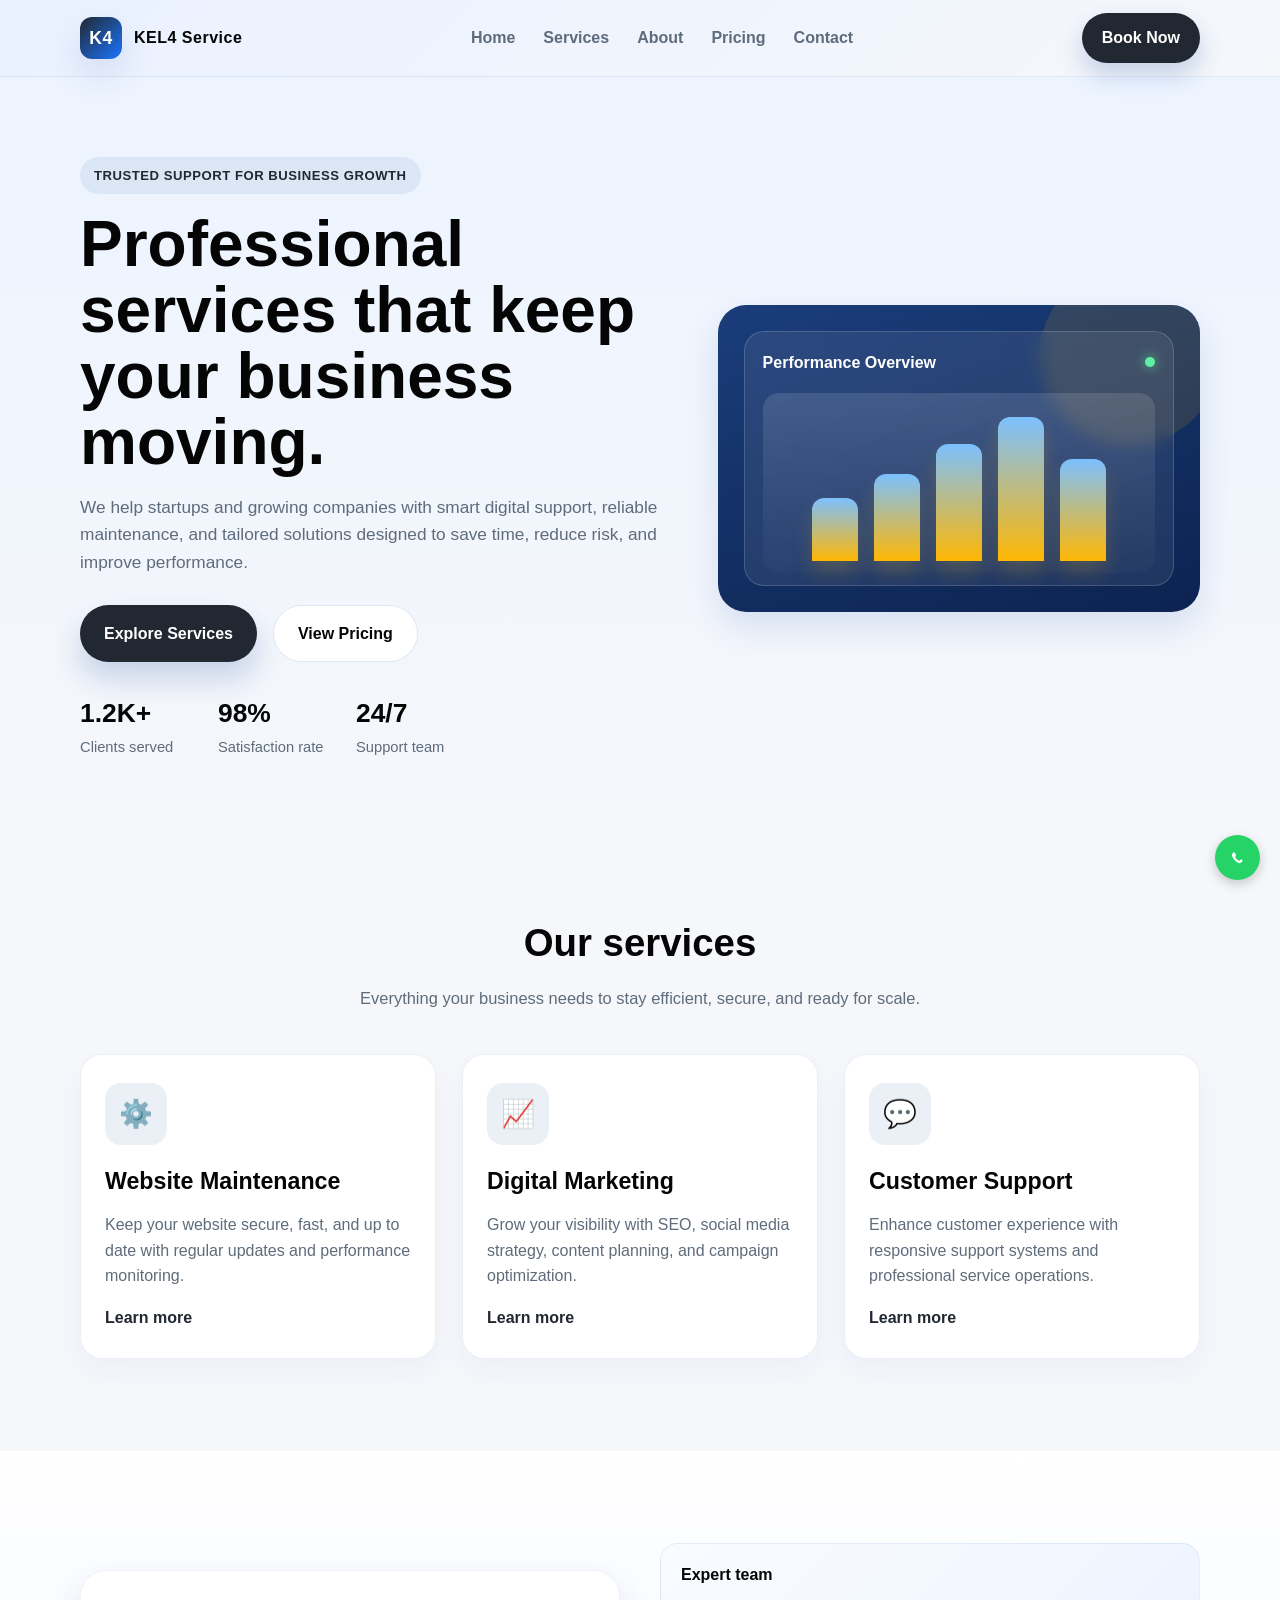
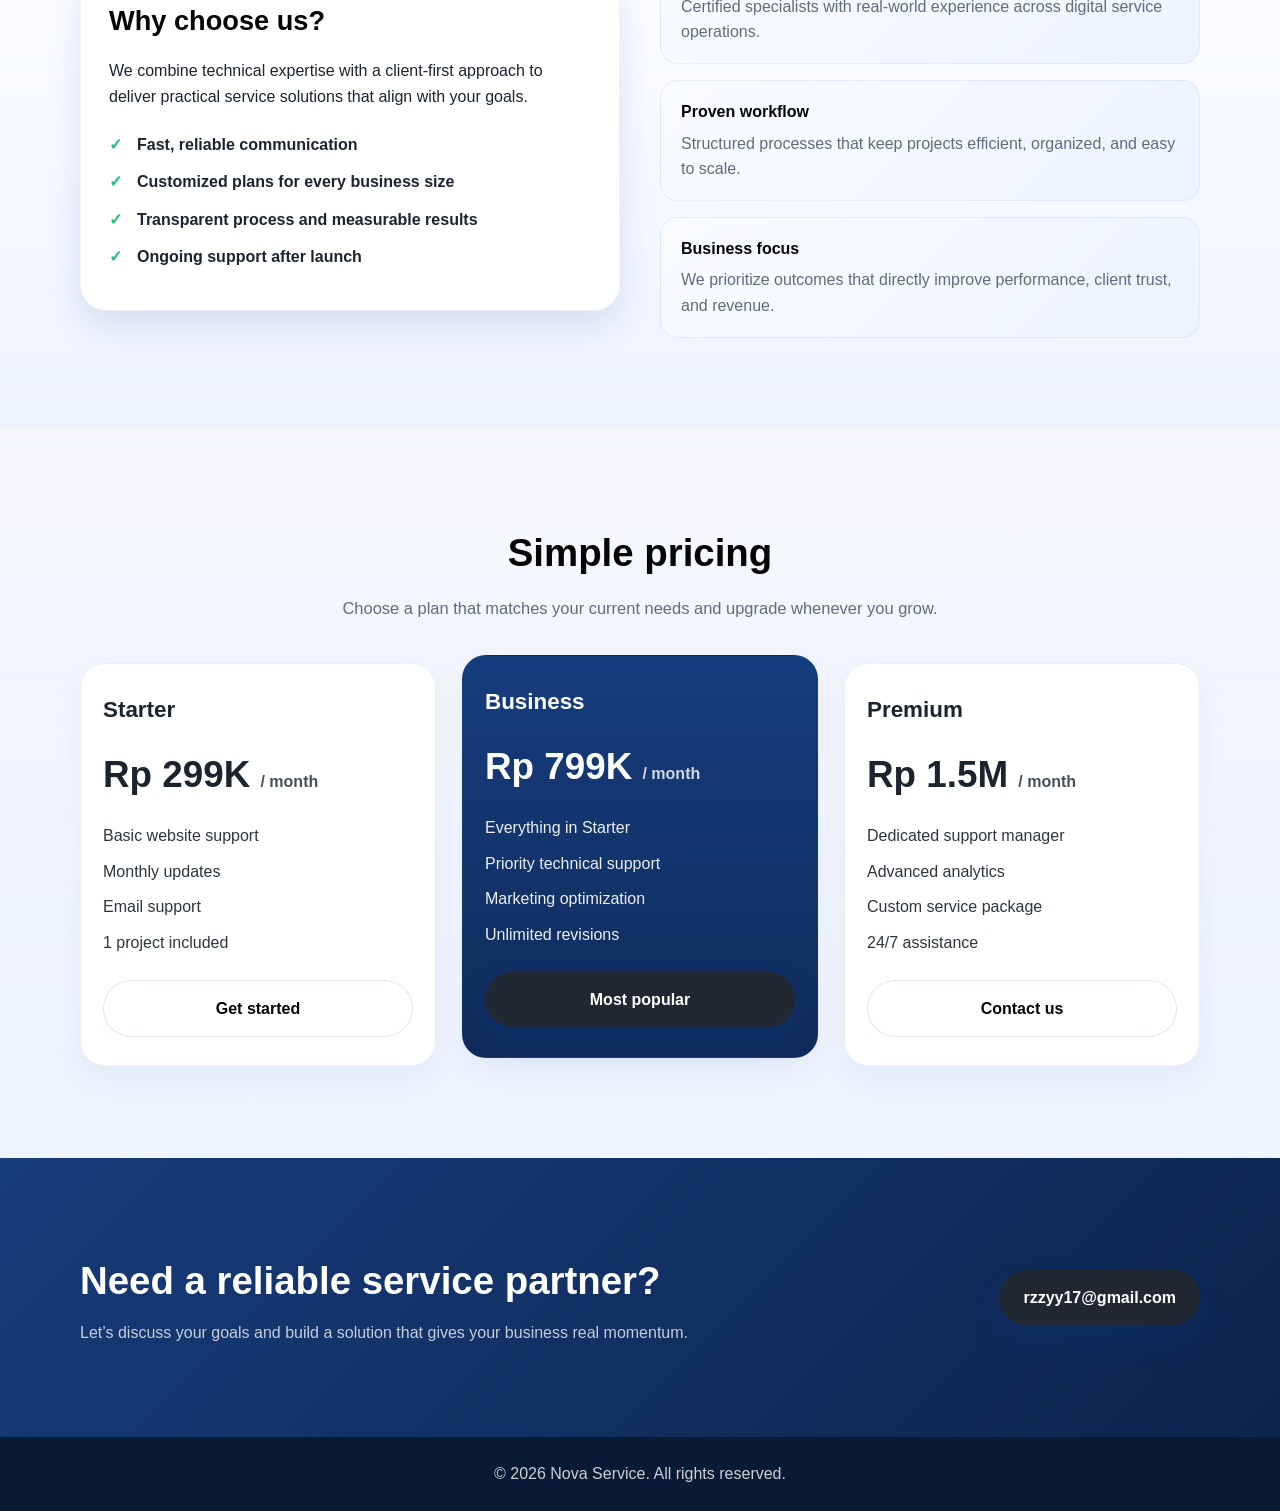
<file: index.html>
<!DOCTYPE html>
<html lang="en">
<head>
    <meta charset="UTF-8">
    <meta name="viewport" content="width=device-width, initial-scale=1.0">
    <title>K4 Service | Professional Digital Solutions</title>
    <link rel="stylesheet" href="style.css">
<link rel="stylesheet" href="https://cdnjs.cloudflare.com/ajax/libs/font-awesome/6.5.2/css/all.min.css">
</head>
<body>
    <header>
        <div class="container nav">
            <div class="brand">
                <div class="brand-mark">K4</div>
                <span>KEL4 Service</span>
            </div>
            <nav class="nav-links">
                <a href="#home">Home</a>
                <a href="#services">Services</a>
                <a href="#about">About</a>
                <a href="#pricing">Pricing</a>
                <a href="#contact">Contact</a>
            </nav>
            <a class="nav-cta" href="#contact">Book Now</a>
        </div>
    </header>

    <main>
        <section class="hero" id="home">
            <div class="container hero-grid">
                <div>
                    <div class="eyebrow">Trusted support for business growth</div>
                    <h1>Professional services that keep your business moving.</h1>
                    <p class="lead">
                        We help startups and growing companies with smart digital support, reliable maintenance,
                        and tailored solutions designed to save time, reduce risk, and improve performance.
                    </p>
                    <div class="hero-actions">
                        <a class="btn btn-primary" href="#services">Explore Services</a>
                        <a class="btn btn-secondary" href="#pricing">View Pricing</a>
                    </div>
                    <div class="mini-stats">
                        <div>
                            <strong>1.2K+</strong>
                            <span>Clients served</span>
                        </div>
                        <div>
                            <strong>98%</strong>
                            <span>Satisfaction rate</span>
                        </div>
                        <div>
                            <strong>24/7</strong>
                            <span>Support team</span>
                        </div>
                    </div>
                </div>

                <div class="hero-card">
                    <div class="service-panel">
                        <div class="panel-header">
                            <span>Performance Overview</span>
                            <span class="dot"></span>
                        </div>
                        <div class="chart-box" aria-label="Service growth chart">
                            <div class="bar"></div>
                            <div class="bar"></div>
                            <div class="bar"></div>
                            <div class="bar"></div>
                            <div class="bar"></div>
                        </div>
                    </div>
                </div>
            </div>
        </section>

        <section id="services">
            <div class="container">
                <div class="section-heading">
                    <h2>Our services</h2>
                    <p>Everything your business needs to stay efficient, secure, and ready for scale.</p>
                </div>

                <div class="services-grid">
                    <article class="service-card">
                        <div class="icon-wrap">⚙️</div>
                        <h3>Website Maintenance</h3>
                        <p>Keep your website secure, fast, and up to date with regular updates and performance monitoring.</p>
                        <a href="#contact">Learn more</a>
                    </article>

                    <article class="service-card">
                        <div class="icon-wrap">📈</div>
                        <h3>Digital Marketing</h3>
                        <p>Grow your visibility with SEO, social media strategy, content planning, and campaign optimization.</p>
                        <a href="#contact">Learn more</a>
                    </article>

                    <article class="service-card">
                        <div class="icon-wrap">💬</div>
                        <h3>Customer Support</h3>
                        <p>Enhance customer experience with responsive support systems and professional service operations.</p>
                        <a href="#contact">Learn more</a>
                    </article>
                </div>
            </div>
        </section>

        <section class="about" id="about">
            <div class="container about-grid">
                <div class="about-box">
                    <h3>Why choose us?</h3>
                    <p>We combine technical expertise with a client-first approach to deliver practical service solutions that align with your goals.</p>
                    <ul class="check-list">
                        <li>Fast, reliable communication</li>
                        <li>Customized plans for every business size</li>
                        <li>Transparent process and measurable results</li>
                        <li>Ongoing support after launch</li>
                    </ul>
                </div>

                <div class="feature-panel">
                    <div class="feature-item">
                        <h4>Expert team</h4>
                        <p>Certified specialists with real-world experience across digital service operations.</p>
                    </div>
                    <div class="feature-item">
                        <h4>Proven workflow</h4>
                        <p>Structured processes that keep projects efficient, organized, and easy to scale.</p>
                    </div>
                    <div class="feature-item">
                        <h4>Business focus</h4>
                        <p>We prioritize outcomes that directly improve performance, client trust, and revenue.</p>
                    </div>
                </div>
            </div>
        </section>

        <section class="pricing" id="pricing">
            <div class="container">
                <div class="section-heading">
                    <h2>Simple pricing</h2>
                    <p>Choose a plan that matches your current needs and upgrade whenever you grow.</p>
                </div>

                <div class="pricing-grid">
                    <div class="price-card">
                        <h3>Starter</h3>
                        <div class="price">Rp 299K <span>/ month</span></div>
                        <ul>
                            <li>Basic website support</li>
                            <li>Monthly updates</li>
                            <li>Email support</li>
                            <li>1 project included</li>
                        </ul>
                        <a class="btn btn-secondary" href="#contact">Get started</a>
                    </div>

                    <div class="price-card popular">
                        <h3>Business</h3>
                        <div class="price">Rp 799K <span>/ month</span></div>
                        <ul>
                            <li>Everything in Starter</li>
                            <li>Priority technical support</li>
                            <li>Marketing optimization</li>
                            <li>Unlimited revisions</li>
                        </ul>
                        <a class="btn btn-primary" href="#contact">Most popular</a>
                    </div>

                    <div class="price-card">
                        <h3>Premium</h3>
                        <div class="price">Rp 1.5M <span>/ month</span></div>
                        <ul>
                            <li>Dedicated support manager</li>
                            <li>Advanced analytics</li>
                            <li>Custom service package</li>
                            <li>24/7 assistance</li>
                        </ul>
                        <a class="btn btn-secondary" href="#contact">Contact us</a>
                    </div>
                </div>
            </div>
        </section>

        <section class="contact" id="contact">
            <div class="container contact-wrap">
                <div>
                    <h2>Need a reliable service partner?</h2>
                    <p>Let’s discuss your goals and build a solution that gives your business real momentum.</p>
                </div>
                <a class="btn btn-primary" href="mailto:rzzyy17@gmail.com">rzzyy17@gmail.com</a>
            </div>
        </section>
    </main>

    <footer>
        <div class="container">© 2026 Nova Service. All rights reserved.</div>
    </footer>
  <a id="wa-float"
   href="https://wa.me/6283878872602?text=Hello%20K4%20Service%2C%20I%20would%20like%20to%20ask%20about%20your%20services."
   target="_blank"
   rel="noopener"
   aria-label="WhatsApp">
    <svg viewBox="0 0 24 24">
        <path d="M17.472 14.382c-.297-.149-1.758-.867-2.03-.967-.273-.099-.471-.148-.67.15-.197.297-.767.966-.94 1.164-.173.199-.347.223-.644.075-.297-.15-1.255-.463-2.39-1.475-.883-.788-1.48-1.761-1.653-2.059-.173-.297-.018-.458.13-.606.134-.133.298-.347.446-.52.149-.198.198-.298.298-.497.099-.198.05-.371-.025-.52-.075-.149-.669-1.612-.916-2.207-.242-.579-.487-.5-.669-.51-.173-.008-.371-.01-.57-.01-.198 0-.52.074-.792.372-.272.297-1.04 1.016-1.04 2.479 0 1.462 1.065 2.875 1.213 3.074.149.198 2.095 3.2 5.077 4.487.709.306 1.262.489 1.871.118.571-.085 1.758-.719 2.006-1.413.248-.694.248-1.289.173-1.413-.074-.124-.272-.198-.57-.347z"/>
    </svg>
</a>
    
     <script>
        const navLinks = document.querySelectorAll('.nav-links a');

        navLinks.forEach((link) => {
            link.addEventListener('click', () => {
                const target = document.querySelector(link.getAttribute('href'));

                link.classList.remove('nav-clicked');
                void link.offsetWidth;
                link.classList.add('nav-clicked');

                if (target) {
                    target.classList.remove('section-focus');
                    void target.offsetWidth;
                    target.classList.add('section-focus');
                }
            });
        });
    </script>
</body>
</html>
</file>
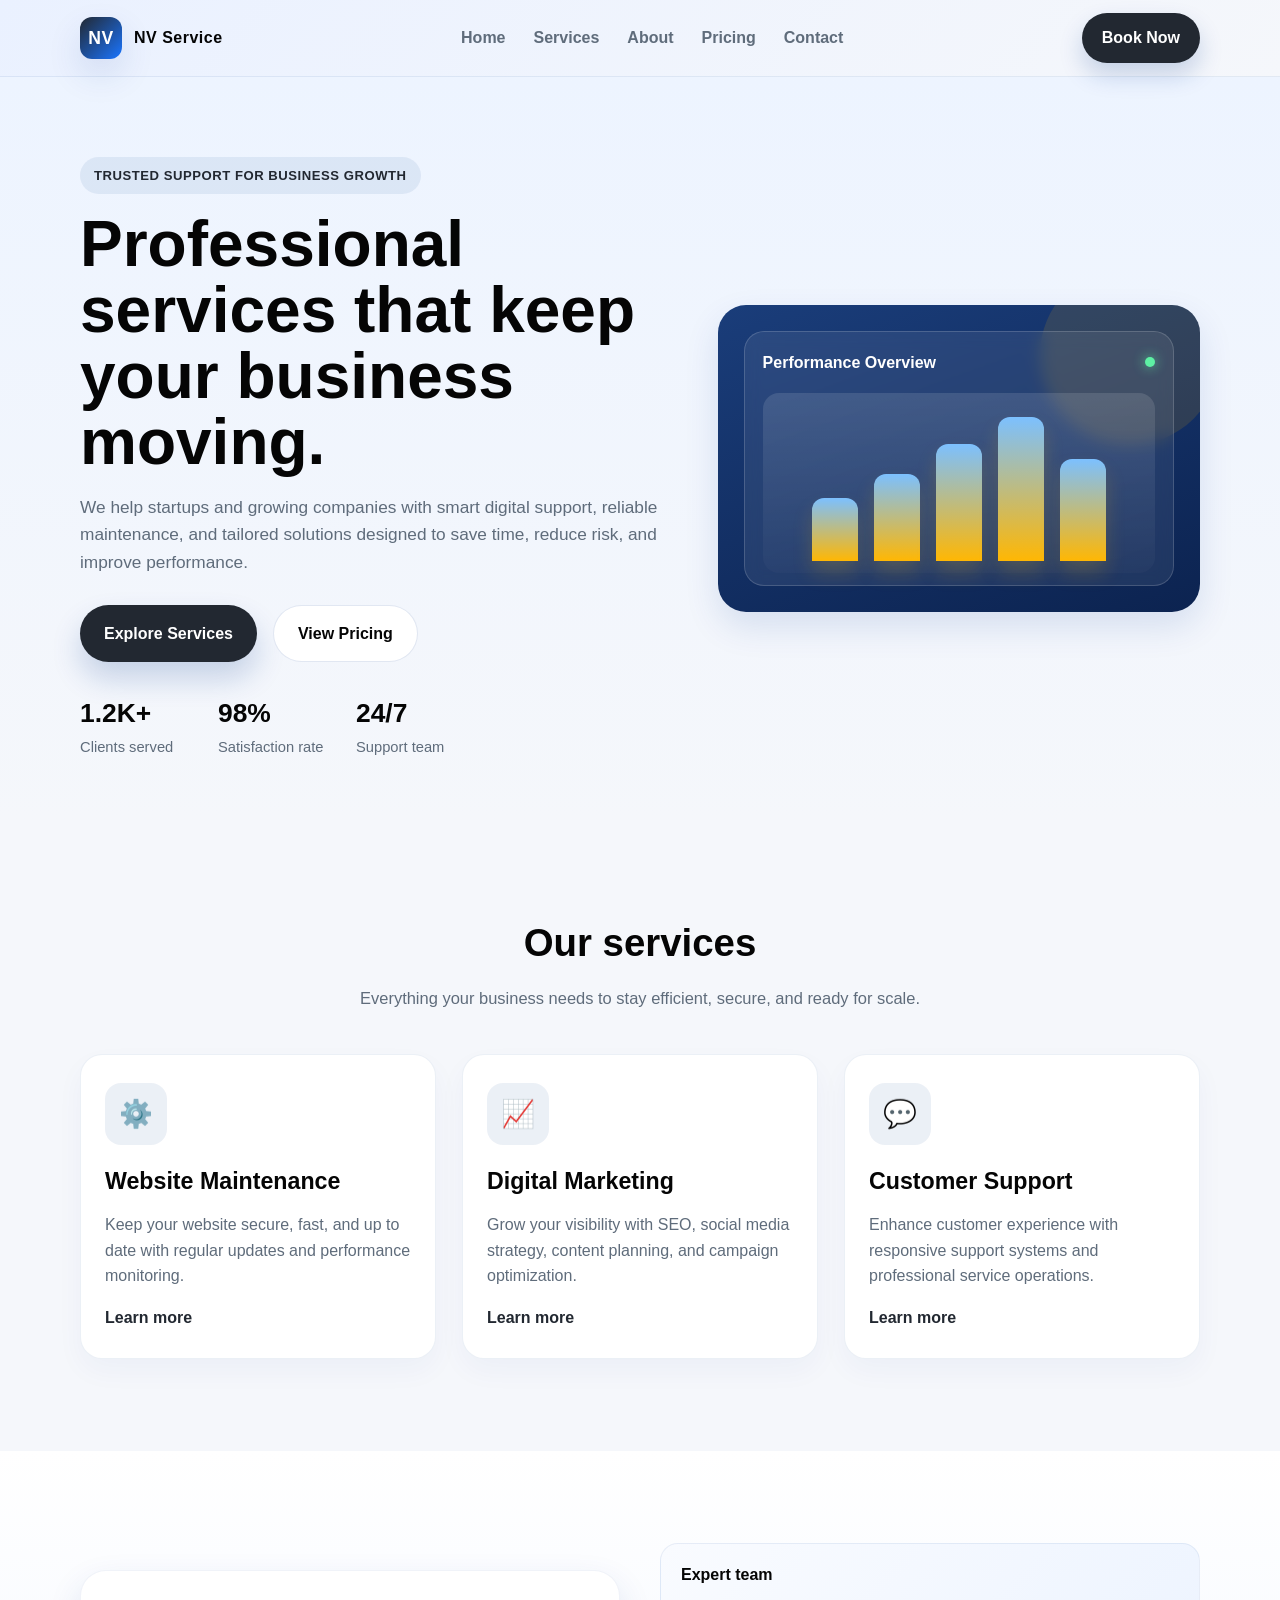
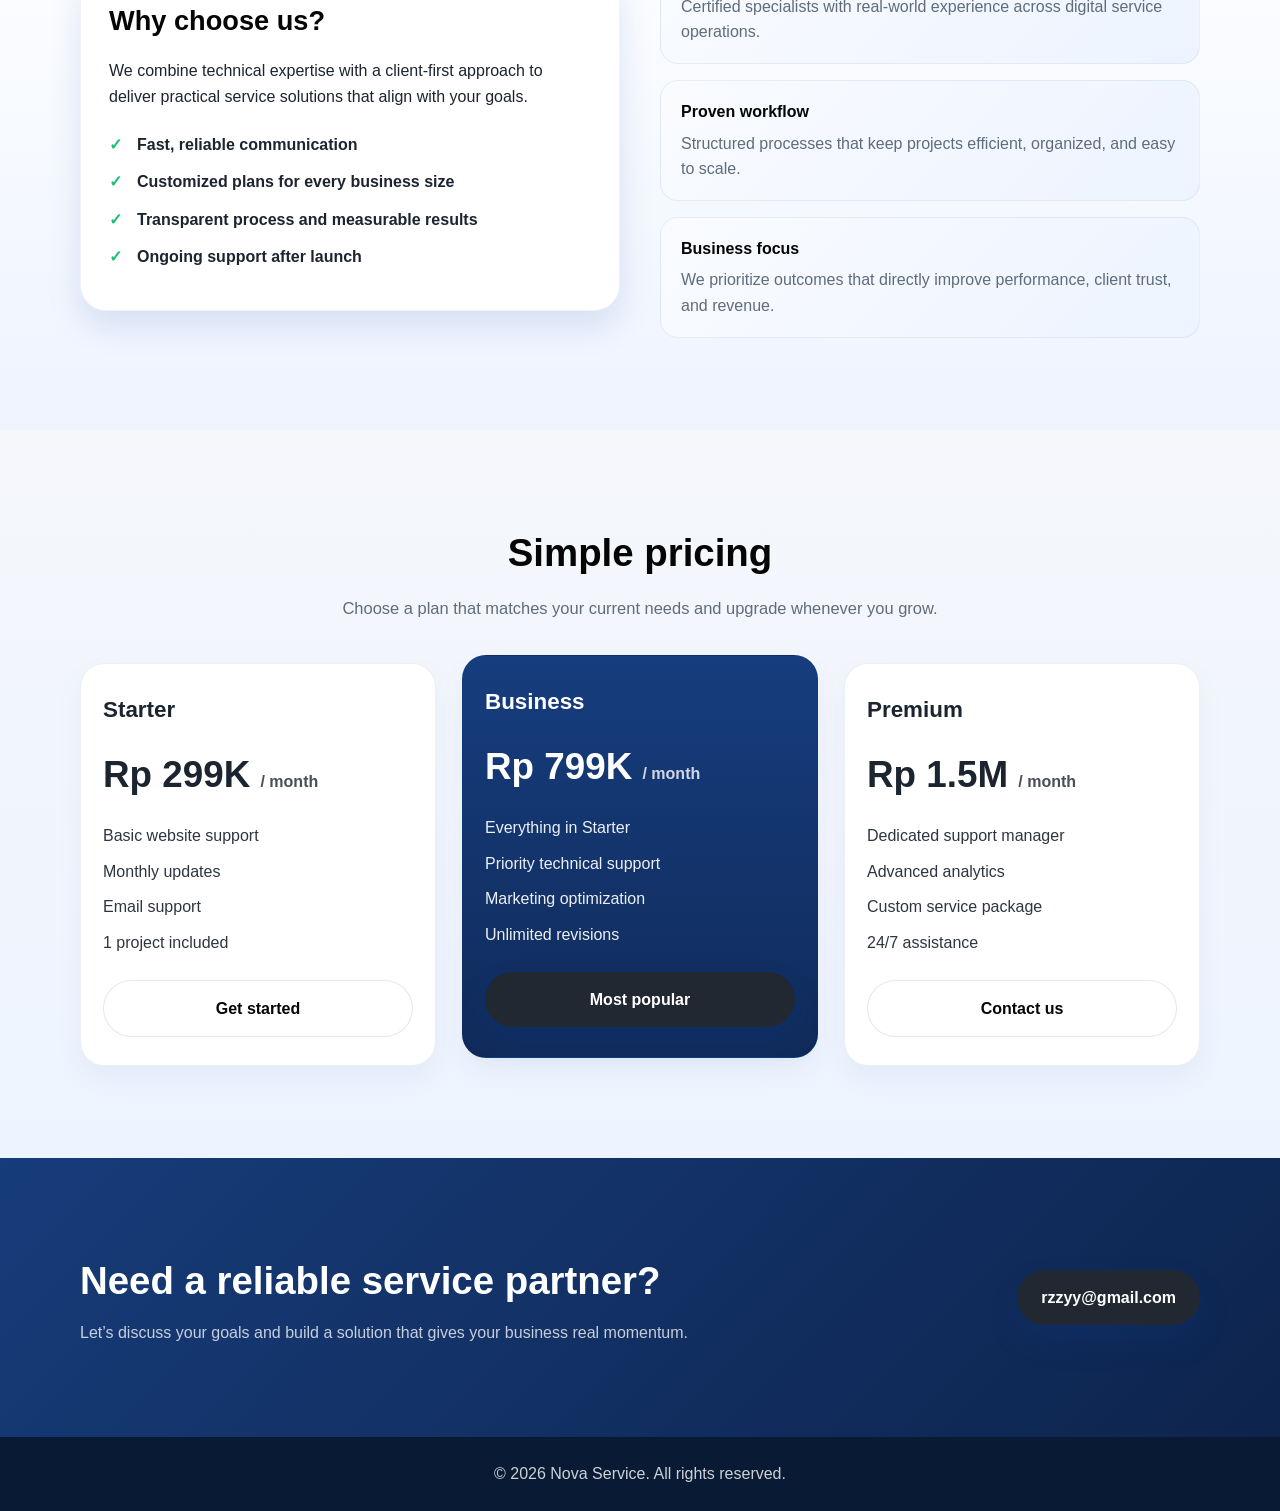
<file: web.html>
<!DOCTYPE html>
<html lang="en">
<head>
    <meta charset="UTF-8">
    <meta name="viewport" content="width=device-width, initial-scale=1.0">
    <title>NV Service | Professional Digital Solutions</title>
    <link rel="stylesheet" href="style.css">
</head>
<body>
    <header>
        <div class="container nav">
            <div class="brand">
                <div class="brand-mark">NV</div>
                <span>NV Service</span>
            </div>
            <nav class="nav-links">
                <a href="#home">Home</a>
                <a href="#services">Services</a>
                <a href="#about">About</a>
                <a href="#pricing">Pricing</a>
                <a href="#contact">Contact</a>
            </nav>
            <a class="nav-cta" href="#contact">Book Now</a>
        </div>
    </header>

    <main>
        <section class="hero" id="home">
            <div class="container hero-grid">
                <div>
                    <div class="eyebrow">Trusted support for business growth</div>
                    <h1>Professional services that keep your business moving.</h1>
                    <p class="lead">
                        We help startups and growing companies with smart digital support, reliable maintenance,
                        and tailored solutions designed to save time, reduce risk, and improve performance.
                    </p>
                    <div class="hero-actions">
                        <a class="btn btn-primary" href="#services">Explore Services</a>
                        <a class="btn btn-secondary" href="#pricing">View Pricing</a>
                    </div>
                    <div class="mini-stats">
                        <div>
                            <strong>1.2K+</strong>
                            <span>Clients served</span>
                        </div>
                        <div>
                            <strong>98%</strong>
                            <span>Satisfaction rate</span>
                        </div>
                        <div>
                            <strong>24/7</strong>
                            <span>Support team</span>
                        </div>
                    </div>
                </div>

                <div class="hero-card">
                    <div class="service-panel">
                        <div class="panel-header">
                            <span>Performance Overview</span>
                            <span class="dot"></span>
                        </div>
                        <div class="chart-box" aria-label="Service growth chart">
                            <div class="bar"></div>
                            <div class="bar"></div>
                            <div class="bar"></div>
                            <div class="bar"></div>
                            <div class="bar"></div>
                        </div>
                    </div>
                </div>
            </div>
        </section>

        <section id="services">
            <div class="container">
                <div class="section-heading">
                    <h2>Our services</h2>
                    <p>Everything your business needs to stay efficient, secure, and ready for scale.</p>
                </div>

                <div class="services-grid">
                    <article class="service-card">
                        <div class="icon-wrap">⚙️</div>
                        <h3>Website Maintenance</h3>
                        <p>Keep your website secure, fast, and up to date with regular updates and performance monitoring.</p>
                        <a href="#contact">Learn more</a>
                    </article>

                    <article class="service-card">
                        <div class="icon-wrap">📈</div>
                        <h3>Digital Marketing</h3>
                        <p>Grow your visibility with SEO, social media strategy, content planning, and campaign optimization.</p>
                        <a href="#contact">Learn more</a>
                    </article>

                    <article class="service-card">
                        <div class="icon-wrap">💬</div>
                        <h3>Customer Support</h3>
                        <p>Enhance customer experience with responsive support systems and professional service operations.</p>
                        <a href="#contact">Learn more</a>
                    </article>
                </div>
            </div>
        </section>

        <section class="about" id="about">
            <div class="container about-grid">
                <div class="about-box">
                    <h3>Why choose us?</h3>
                    <p>We combine technical expertise with a client-first approach to deliver practical service solutions that align with your goals.</p>
                    <ul class="check-list">
                        <li>Fast, reliable communication</li>
                        <li>Customized plans for every business size</li>
                        <li>Transparent process and measurable results</li>
                        <li>Ongoing support after launch</li>
                    </ul>
                </div>

                <div class="feature-panel">
                    <div class="feature-item">
                        <h4>Expert team</h4>
                        <p>Certified specialists with real-world experience across digital service operations.</p>
                    </div>
                    <div class="feature-item">
                        <h4>Proven workflow</h4>
                        <p>Structured processes that keep projects efficient, organized, and easy to scale.</p>
                    </div>
                    <div class="feature-item">
                        <h4>Business focus</h4>
                        <p>We prioritize outcomes that directly improve performance, client trust, and revenue.</p>
                    </div>
                </div>
            </div>
        </section>

        <section class="pricing" id="pricing">
            <div class="container">
                <div class="section-heading">
                    <h2>Simple pricing</h2>
                    <p>Choose a plan that matches your current needs and upgrade whenever you grow.</p>
                </div>

                <div class="pricing-grid">
                    <div class="price-card">
                        <h3>Starter</h3>
                        <div class="price">Rp 299K <span>/ month</span></div>
                        <ul>
                            <li>Basic website support</li>
                            <li>Monthly updates</li>
                            <li>Email support</li>
                            <li>1 project included</li>
                        </ul>
                        <a class="btn btn-secondary" href="#contact">Get started</a>
                    </div>

                    <div class="price-card popular">
                        <h3>Business</h3>
                        <div class="price">Rp 799K <span>/ month</span></div>
                        <ul>
                            <li>Everything in Starter</li>
                            <li>Priority technical support</li>
                            <li>Marketing optimization</li>
                            <li>Unlimited revisions</li>
                        </ul>
                        <a class="btn btn-primary" href="#contact">Most popular</a>
                    </div>

                    <div class="price-card">
                        <h3>Premium</h3>
                        <div class="price">Rp 1.5M <span>/ month</span></div>
                        <ul>
                            <li>Dedicated support manager</li>
                            <li>Advanced analytics</li>
                            <li>Custom service package</li>
                            <li>24/7 assistance</li>
                        </ul>
                        <a class="btn btn-secondary" href="#contact">Contact us</a>
                    </div>
                </div>
            </div>
        </section>

        <section class="contact" id="contact">
            <div class="container contact-wrap">
                <div>
                    <h2>Need a reliable service partner?</h2>
                    <p>Let’s discuss your goals and build a solution that gives your business real momentum.</p>
                </div>
                <a class="btn btn-primary" href="mailto:rzzyy@gmail.com">rzzyy@gmail.com</a>
            </div>
        </section>
    </main>

    <footer>
        <div class="container">© 2026 Nova Service. All rights reserved.</div>
    </footer>
</body>
</html>
</file>
<file: style.css>
:root {
    --primary: #222831;
    --primary-dark: #050505;
    --accent: #ffb703;
    --bg: #f5f7fb;
    --card: #ffffff;
    --text: #1c2430;
    --muted: #5f6c7b;
    --shadow: 0 15px 35px rgba(11, 61, 145, 0.12);
}

* {
    box-sizing: border-box;
}

html {
    scroll-behavior: smooth;
}

body {
    margin: 0;
    font-family: Arial, Helvetica, sans-serif;
    background: var(--bg);
    color: var(--text);
    line-height: 1.6;
}

a {
    text-decoration: none;
}

img {
    max-width: 100%;
    display: block;
}

.container {
    width: min(1120px, calc(100% - 32px));
    margin: 0 auto;
}

header {
    background: linear-gradient(135deg, #eaf1ff 0%, #f5f7fb 100%);
    border-bottom: 1px solid rgba(11, 61, 145, 0.08);
    position: sticky;
    top: 0;
    z-index: 50;
}

.nav {
    display: flex;
    justify-content: space-between;
    align-items: center;
    min-height: 76px;
}

.brand {
    display: flex;
    align-items: center;
    gap: 12px;
    font-weight: 800;
    color: var(--primary-dark);
    letter-spacing: 0.5px;
}

.brand-mark {
    width: 42px;
    height: 42px;
    border-radius: 12px;
    background: linear-gradient(135deg, var(--primary), #1a75ff);
    color: white;
    display: grid;
    place-items: center;
    font-size: 1.1rem;
    box-shadow: var(--shadow);
}

.nav-links {
    display: flex;
    align-items: center;
    gap: 28px;
    font-weight: 600;
    color: var(--muted);
}

.nav-links a {
    color: var(--muted);
}

.nav-links a:hover {
    color: var(--primary);
}

.nav-links a.nav-clicked {
    animation: nav-click 0.55s ease;
}

@keyframes nav-click {
    0% {
        transform: translateY(0) scale(1);
    }
    45% {
        color: var(--accent);
        transform: translateY(-4px) scale(1.08);
    }
    100% {
        transform: translateY(0) scale(1);
    }
}

.section-focus {
    animation: section-focus 0.8s ease;
}

@keyframes section-focus {
    0% {
        box-shadow: inset 0 8px 0 rgba(255, 183, 3, 0);
    }
    35% {
        box-shadow: inset 0 8px 0 rgba(255, 183, 3, 0.5);
    }
    100% {
        box-shadow: inset 0 8px 0 rgba(255, 183, 3, 0);
    }
}

.nav-cta {
    background: var(--primary);
    color: white;
    padding: 12px 20px;
    border-radius: 999px;
    font-weight: 700;
    box-shadow: 0 12px 25px rgba(11, 61, 145, 0.2);
}

.hero {
    padding: 80px 0 60px;
    background: linear-gradient(180deg, #edf4ff 0%, #f5f7fb 100%);
}

.hero-grid {
    display: grid;
    grid-template-columns: 1.1fr 0.9fr;
    align-items: center;
    gap: 48px;
}

.eyebrow {
    display: inline-flex;
    align-items: center;
    gap: 8px;
    background: rgba(11, 61, 145, 0.08);
    color: var(--primary);
    padding: 8px 14px;
    border-radius: 999px;
    font-size: 0.82rem;
    font-weight: 700;
    letter-spacing: 0.04em;
    text-transform: uppercase;
}

h1 {
    font-size: clamp(2.6rem, 5vw, 4.5rem);
    line-height: 1.03;
    margin: 18px 0 18px;
    color: var(--primary-dark);
}

.lead {
    font-size: 1.08rem;
    color: var(--muted);
    max-width: 620px;
    margin-bottom: 28px;
}

.hero-actions {
    display: flex;
    flex-wrap: wrap;
    gap: 16px;
    margin-bottom: 30px;
}

.btn {
    display: inline-flex;
    align-items: center;
    justify-content: center;
    padding: 15px 24px;
    border-radius: 999px;
    font-weight: 700;
    transition: transform 0.2s ease, box-shadow 0.2s ease;
}

.btn:hover {
    transform: translateY(-2px);
}

.btn-primary {
    background: var(--primary);
    color: white;
    box-shadow: 0 16px 30px rgba(11, 61, 145, 0.2);
}

.btn-secondary {
    background: white;
    color: var(--primary-dark);
    border: 1px solid rgba(11, 61, 145, 0.12);
}

.mini-stats {
    display: flex;
    flex-wrap: wrap;
    gap: 28px;
}

.mini-stats div {
    min-width: 110px;
}

.mini-stats strong {
    display: block;
    font-size: 1.65rem;
    color: var(--primary-dark);
}

.mini-stats span {
    color: var(--muted);
    font-size: 0.92rem;
}

.hero-card {
    background: linear-gradient(160deg, #1a3d7a, #0c2350);
    padding: 26px;
    border-radius: 28px;
    color: white;
    box-shadow: var(--shadow);
    position: relative;
    overflow: hidden;
}

.hero-card::before {
    content: "";
    position: absolute;
    width: 180px;
    height: 180px;
    border-radius: 50%;
    background: rgba(255, 183, 3, 0.12);
    top: -40px;
    right: -20px;
}

.service-panel {
    background: rgba(255, 255, 255, 0.08);
    border: 1px solid rgba(255, 255, 255, 0.16);
    border-radius: 20px;
    padding: 18px 18px 12px;
    backdrop-filter: blur(8px);
}

.panel-header {
    display: flex;
    justify-content: space-between;
    align-items: center;
    margin-bottom: 18px;
    color: white;
    font-weight: 700;
}

.dot {
    width: 10px;
    height: 10px;
    background: #5ef0a4;
    border-radius: 50%;
    box-shadow: 0 0 12px rgba(94, 240, 164, 0.8);
}

.chart-box {
    height: 180px;
    border-radius: 16px;
    background: linear-gradient(180deg, rgba(255,255,255,0.12), rgba(255,255,255,0.02));
    display: flex;
    align-items: end;
    justify-content: center;
    gap: 16px;
    padding: 18px 12px 12px;
}

.bar {
    width: 46px;
    border-radius: 12px 12px 0 0;
    background: linear-gradient(180deg, #7cc0ff, #ffb703);
    box-shadow: 0 12px 20px rgba(255, 183, 3, 0.18);
}

.bar:nth-child(1) { height: 42%; }
.bar:nth-child(2) { height: 58%; }
.bar:nth-child(3) { height: 78%; }
.bar:nth-child(4) { height: 96%; }
.bar:nth-child(5) { height: 68%; }

section {
    padding: 92px 0;
}

.section-heading {
    text-align: center;
    max-width: 700px;
    margin: 0 auto 42px;
}

.section-heading h2 {
    font-size: clamp(2rem, 3vw, 2.8rem);
    margin: 0 0 12px;
    color: var(--primary-dark);
}

.section-heading p {
    margin: 0;
    color: var(--muted);
    font-size: 1.03rem;
}

.services-grid {
    display: grid;
    grid-template-columns: repeat(3, minmax(0, 1fr));
    gap: 26px;
}

.service-card {
    background: var(--card);
    border: 1px solid rgba(11, 61, 145, 0.08);
    border-radius: 22px;
    padding: 28px 24px;
    box-shadow: 0 12px 28px rgba(11, 61, 145, 0.04);
}

.icon-wrap {
    width: 62px;
    height: 62px;
    display: grid;
    place-items: center;
    border-radius: 16px;
    background: rgba(11, 61, 145, 0.08);
    color: var(--primary);
    font-size: 1.7rem;
    margin-bottom: 18px;
}

.service-card h3 {
    margin: 0 0 12px;
    font-size: 1.45rem;
    color: var(--primary-dark);
}

.service-card p {
    margin: 0 0 16px;
    color: var(--muted);
}

.service-card a {
    color: var(--primary);
    font-weight: 700;
}

.about {
    background: linear-gradient(180deg, #ffffff 0%, #eef4ff 100%);
}

.about-grid {
    display: grid;
    grid-template-columns: 1fr 1fr;
    gap: 40px;
    align-items: center;
}

.about-box {
    background: white;
    border-radius: 26px;
    padding: 28px;
    box-shadow: var(--shadow);
    border: 1px solid rgba(11, 61, 145, 0.06);
}

.about-box h3 {
    margin-top: 0;
    margin-bottom: 16px;
    font-size: 1.7rem;
    color: var(--primary-dark);
}

.check-list {
    list-style: none;
    padding: 0;
    margin: 22px 0 0;
}

.check-list li {
    position: relative;
    padding-left: 28px;
    margin-bottom: 12px;
    color: var(--text);
    font-weight: 600;
}

.check-list li::before {
    content: "✓";
    position: absolute;
    left: 0;
    top: 0;
    color: #1bbf73;
    font-weight: 800;
}

.feature-panel {
    display: grid;
    gap: 16px;
}

.feature-item {
    background: linear-gradient(135deg, #f9fbff 0%, #edf4ff 100%);
    border: 1px solid rgba(11, 61, 145, 0.07);
    border-radius: 18px;
    padding: 18px 20px;
}

.feature-item h4 {
    margin: 0 0 6px;
    color: var(--primary-dark);
}

.feature-item p {
    margin: 0;
    color: var(--muted);
}

.pricing {
    background: linear-gradient(180deg, #f5f7fb 0%, #edf4ff 100%);
}

.pricing-grid {
    display: grid;
    grid-template-columns: repeat(3, minmax(0, 1fr));
    gap: 26px;
}

.price-card {
    background: white;
    border-radius: 24px;
    border: 1px solid rgba(11, 61, 145, 0.08);
    box-shadow: 0 12px 28px rgba(11, 61, 145, 0.05);
    padding: 28px 22px;
}

.price-card.popular {
    background: linear-gradient(180deg, #163d7e 0%, #102b5a 100%);
    color: white;
    transform: translateY(-8px);
}

.price-card h3 {
    margin: 0 0 10px;
    font-size: 1.4rem;
}

.price {
    font-size: 2.3rem;
    font-weight: 800;
    margin: 18px 0;
}

.price span {
    font-size: 1rem;
    opacity: 0.8;
}

.price-card ul {
    list-style: none;
    padding: 0;
    margin: 0 0 24px;
}

.price-card li {
    margin-bottom: 10px;
    color: inherit;
    opacity: 0.92;
}

.price-card .btn {
    width: 100%;
}

.contact {
    background: linear-gradient(135deg, #173c7a 0%, #0d244d 100%);
    color: white;
}

.contact-wrap {
    display: flex;
    justify-content: space-between;
    align-items: center;
    gap: 20px;
    flex-wrap: wrap;
}

.contact h2 {
    margin: 0 0 8px;
    font-size: clamp(2rem, 3vw, 3rem);
}

.contact p {
    margin: 0;
    color: rgba(255,255,255,0.76);
    max-width: 620px;
}

footer {
    background: #081a34;
    color: rgba(255,255,255,0.8);
    padding: 24px 0;
    text-align: center;
}

@media (max-width: 900px) {
    .hero-grid,
    .about-grid,
    .services-grid,
    .pricing-grid {
        grid-template-columns: 1fr;
    }

    .nav {
        flex-wrap: wrap;
        gap: 12px;
        padding: 14px 0;
    }

    .nav-links {
        width: 100%;
        justify-content: center;
        flex-wrap: wrap;
    }
}

@media (max-width: 560px) {
    h1 {
        font-size: 2.6rem;
    }

    section {
        padding: 72px 0;
    }

    .hero {
        padding-top: 52px;
    }

    .hero-actions {
        flex-direction: column;
        align-items: stretch;
    }

    .btn {
        width: 100%;
    }
}

@media (prefers-reduced-motion: reduce) {
    .nav-links a.nav-clicked,
    .section-focus {
        animation: none;
    }
}

#wa-float {
    position: fixed;
    right: 20px;
    bottom: 20px;

    width: 45px;
    height: 45px;

    padding: 0;
    margin: 0;

    border-radius: 50%;
    background: #25D366;

    display: flex;
    align-items: center;
    justify-content: center;

    z-index: 99999;

    box-shadow: 0 4px 12px rgba(0, 0, 0, 0.2);
}

#wa-float svg {
    width: 24px;
    height: 24px;
    fill: white;
    display: block;
}
</file>
